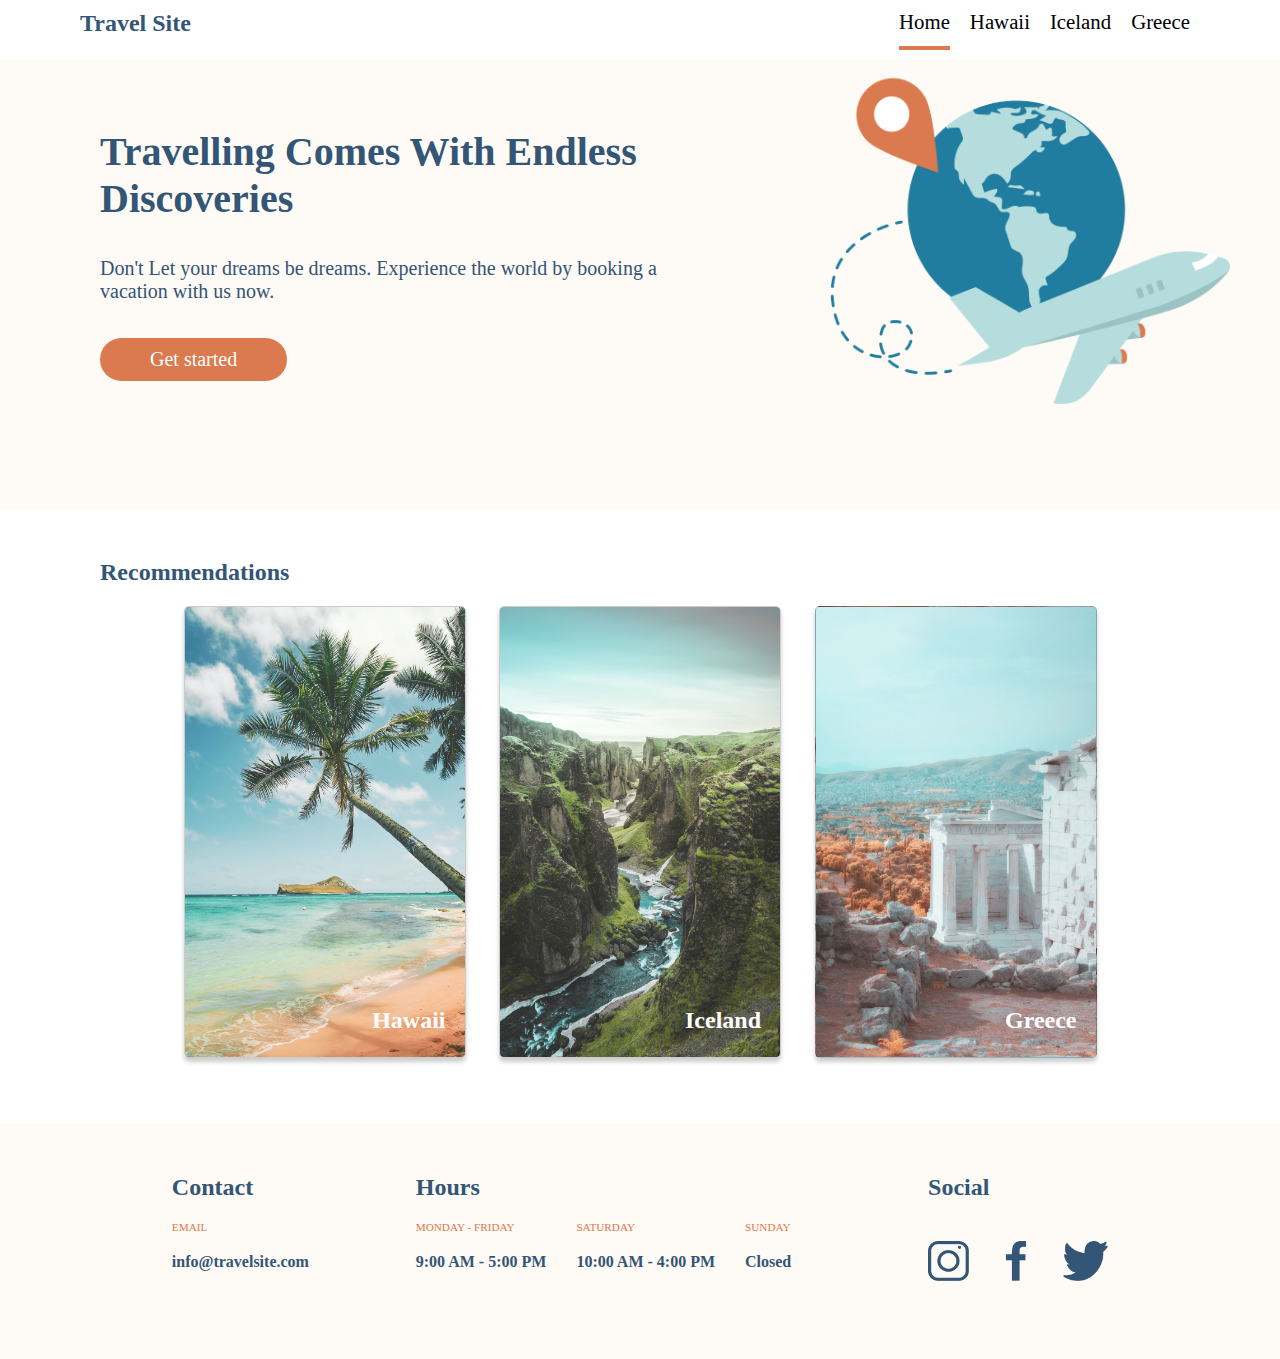
<file: index.html>
<!DOCTYPE html>
<html lang="en">
<head>
    <title>Travelsite - Home</title>
    <link rel="stylesheet" href="./css/main.css">
    <link rel="stylesheet" href="./css/global.css">
</head>
<body>
<header>
    <nav class="travelsite__header--primary">
        <ul class="travelsite__header-text">
            <li class="travelsite__title"><a class=travelsite__header--logo href="./index.html">Travel Site</a></li>
            <li class="travelsite__header-spacing--underlined"><a class= travelsite__header-textcolor href="./index.html">Home</a></li>
            <li class="travelsite__header-spacing"><a class= travelsite__header-textcolor href="./pages/hawaii.html">Hawaii</a></li>
            <li class="travelsite__header-spacing"><a class= travelsite__header-textcolor href="./pages/iceland.html">Iceland</a></li>
            <li class="travelsite__header-spacing"><a class= travelsite__header-textcolor href="./pages/greece.html">Greece</a></li>
        </ul>
    </nav>
</header>
<div class="travelsite__body--main">
    <div class="travelsite__body--text">
    <h1 class="travelsite__body--header">Travelling Comes With Endless Discoveries</h1>
        <p class="travelsite__body--paragraph">Don't Let your dreams be dreams. Experience the world by booking a vacation with us now.</p>
        <form>
            <button class="travelsite__body--button" type="submit">Get started</button>
        </form>
    </div>
    <div class="travelsite__body--hero">
        <img class="hero-image" src="./assets/hero.png" alt="travelsite-hero">
    </div>
</div>
<div class="travelsite__card--relative">
    <h1 class="travelsite__recommendations--header">Recommendations</h1>
    <div class="travelsite__recommendations--cards">
        <div class="travelsite__card">
            <a href="pages/hawaii.html"><img class="travelsite__cardstyle--hawaii" src="./assets/hawaii.jpg" alt="travel-hawaii"></a>
            <div class="travelsite__cardstyle--text"><a class="travelsite__link--normal" href="./pages/hawaii.html">Hawaii</div></a>
        </div>
        <div class="travelsite__card">
            <a href="pages/iceland.html"><img class="travelsite__cardstyle--iceland" src="./assets/iceland.jpg" alt="travel-iceland"></a>
            <div class="travelsite__cardstyle--text"><a class="travelsite__link--normal" href="./pages/iceland.html">Iceland</div></a>
        </div>
        <div class="travelsite__card">
            <a href="pages/greece.html"><img class="travelsite__cardstyle--greece" src="./assets/greece.jpg" alt="travel-greece"></a>
            <div class="travelsite__cardstyle--text"><a class="travelsite__link--normal" href="./pages/greece.html">Greece</div></a>
        </div>
    </div>
</div>
</body>
<footer>
    <div class="travelsite__footer">
        <div>
            <h1 class="travelsite__footer--head">Contact</h1>
            <h2 class="travelsite__footer--subhead">EMAIL</h2>
            <p class="travelsite__footer--text">info@travelsite.com</p>
        </div>
        <div>
            <h1 class="travelsite__footer--head">Hours</h1>
            <div class="travelsite__footer--hours">
                <div class="travelsite__footer--subhead">MONDAY - FRIDAY
                <p class="travelsite__footer--text-time">9:00 AM - 5:00 PM</p>
                </div>
                <div class="travelsite__footer--subhead">SATURDAY
                    <p class="travelsite__footer--text-time">10:00 AM - 4:00 PM</p>
                </div>
                <div class="travelsite__footer--subhead">SUNDAY
                    <p class="travelsite__footer--text-time">Closed</p>
                </div>
            </div>
        </div>
        <div>
            <h1 class="travelsite__footer--head">Social</h1>
                <div class="travelsite__footer--icons">
                    <img src="./assets/icon-instagram.png" alt="instagram-icon">
                    <img src="./assets/icon-facebook.png" alt="facebook-icon">
                    <img src="./assets/icon-twitter.png" alt="twitter-icon">
                </div>
        </div>
    </div>
</footer>
</body>
</html>
</file>
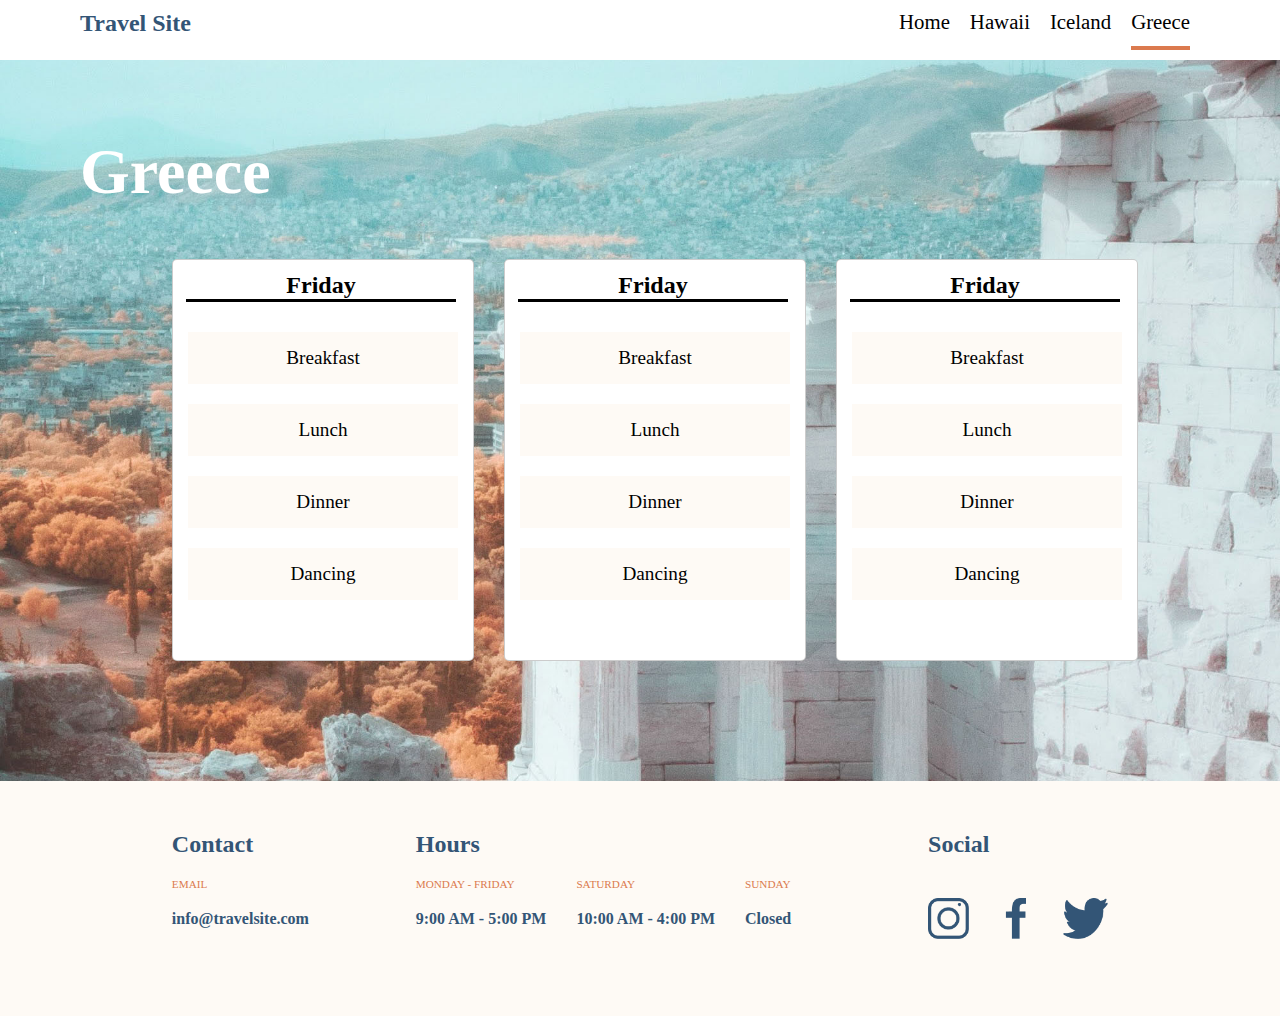
<file: pages/greece.html>
<!DOCTYPE html>
<html lang="en">
<head>
    <title>Greece</title>
    <link rel="stylesheet" href="../css/destinations.css">
    <link rel="stylesheet" href="../css/global.css">
</head>
<header>
    <nav class="travelsite__header--primary">
        <ul class="travelsite__header-text">
            <li class="travelsite__title"><a class=travelsite__header--logo href="../index.html">Travel Site</a></li>
            <li class="travelsite__header-spacing"><a class= travelsite__header-textcolor href="../index.html">Home</a></li>
            <li class="travelsite__header-spacing"><a class= travelsite__header-textcolor href="./hawaii.html">Hawaii</a></li>
            <li class="travelsite__header-spacing"><a class= travelsite__header-textcolor href="./iceland.html">Iceland</a></li>
            <li class="travelsite__header-spacing--underlined"><a class= travelsite__header-textcolor href="./greece.html">Greece</a></li>
        </ul>
    </nav>
</header>
<div class="travelsite__background--greece">
    <h1 class="travelsite__title--main">Greece</h1>
    <div class="travelsite__recommendations--cards">
        <div class="travelsite__cardstyle">
            <ul class="travelsite__list-style">
                <li class="travelsite__card--title">Friday</li>
                <li class="travelsite__card--text">Breakfast</li>
                <li class="travelsite__card--text">Lunch</li>
                <li class="travelsite__card--text">Dinner</li>
                <li class="travelsite__card--text">Dancing</li>
            </ul>
        </div>
        <div class="travelsite__cardstyle">
            <ul class="travelsite__list-style">
                <li class="travelsite__card--title">Friday</li>
                <li class="travelsite__card--text">Breakfast</li>
                <li class="travelsite__card--text">Lunch</li>
                <li class="travelsite__card--text">Dinner</li>
                <li class="travelsite__card--text">Dancing</li>
            </ul>
        </div>
        <div class="travelsite__cardstyle">
            <ul class="travelsite__list-style">
                <li class="travelsite__card--title">Friday</li>
                <li class="travelsite__card--text">Breakfast</li>
                <li class="travelsite__card--text">Lunch</li>
                <li class="travelsite__card--text">Dinner</li>
                <li class="travelsite__card--text">Dancing</li>
            </ul>
        </div>
    </div>
</div>
<footer>
    <div class="travelsite__footer">
        <div>
            <h1 class="travelsite__footer--head">Contact</h1>
            <h2 class="travelsite__footer--subhead">EMAIL</h2>
            <p class="travelsite__footer--text">info@travelsite.com</p>
        </div>
        <div>
            <h1 class="travelsite__footer--head">Hours</h1>
            <div class="travelsite__footer--hours">
                <div class="travelsite__footer--subhead">MONDAY - FRIDAY
                <p class="travelsite__footer--text-time">9:00 AM - 5:00 PM</p>
                </div>
                <div class="travelsite__footer--subhead">SATURDAY
                    <p class="travelsite__footer--text-time">10:00 AM - 4:00 PM</p>
                </div>
                <div class="travelsite__footer--subhead">SUNDAY
                    <p class="travelsite__footer--text-time">Closed</p>
                </div>
            </div>
        </div>
        <div>
            <h1 class="travelsite__footer--head">Social</h1>
                <div class="travelsite__footer--icons">
                    <img src="../assets/icon-instagram.png" alt="instagram-icon">
                    <img src="../assets/icon-facebook.png" alt="facebook-icon">
                    <img src="../assets/icon-twitter.png" alt="twitter-icon">
                </div>
        </div>
    </div>
</footer>
</file>
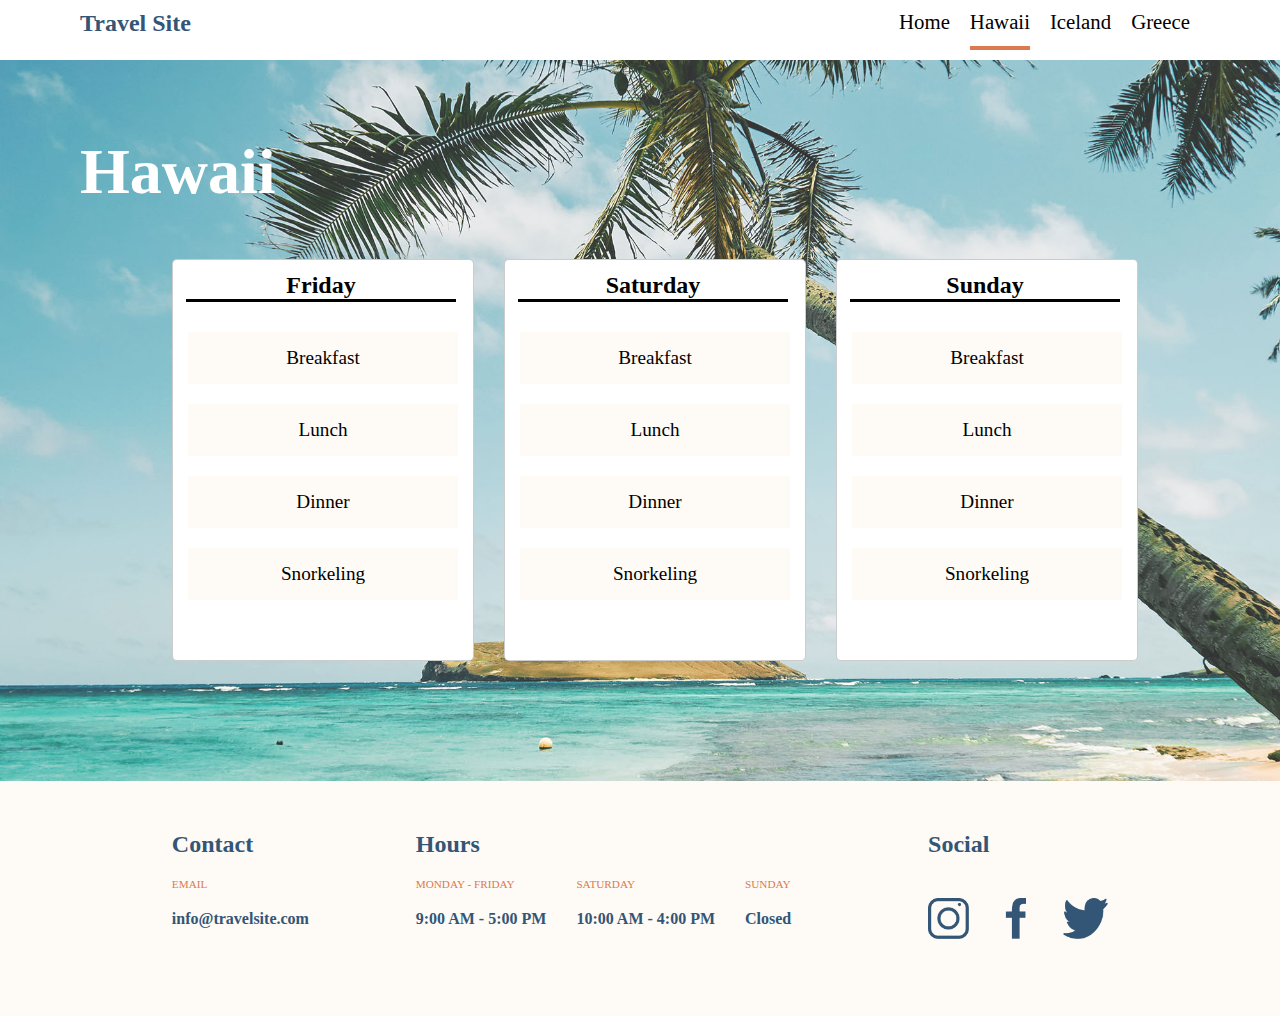
<file: pages/hawaii.html>
<!DOCTYPE html>
<html lang="en">
<head>
    <title>Hawaii</title>
    <link rel="stylesheet" href="../css/destinations.css">
    <link rel="stylesheet" href="../css/global.css">
</head>
<header>
    <nav class="travelsite__header--primary">
        <ul class="travelsite__header-text">
            <li class="travelsite__title"><a class=travelsite__header--logo href="../index.html">Travel Site</a></li>
            <li class="travelsite__header-spacing"><a class= travelsite__header-textcolor href="../index.html">Home</a></li>
            <li class="travelsite__header-spacing--underlined"><a class= travelsite__header-textcolor href="./hawaii.html">Hawaii</a></li>
            <li class="travelsite__header-spacing"><a class= travelsite__header-textcolor href="./iceland.html">Iceland</a></li>
            <li class="travelsite__header-spacing"><a class= travelsite__header-textcolor href="./greece.html">Greece</a></li>
        </ul>
    </nav>
</header>
<div class="travelsite__background--hawaii">
    <h1 class="travelsite__title--main">Hawaii</h1>
    <div class="travelsite__recommendations--cards">
        <div class="travelsite__cardstyle">
            <ul class="travelsite__list-style">
                <li class="travelsite__card--title">Friday</li>
                <li class="travelsite__card--text">Breakfast</li>
                <li class="travelsite__card--text">Lunch</li>
                <li class="travelsite__card--text">Dinner</li>
                <li class="travelsite__card--text">Snorkeling</li>
            </ul>
        </div>
        <div class="travelsite__cardstyle">
            <ul class="travelsite__list-style">
                <li class="travelsite__card--title">Saturday</li>
                <li class="travelsite__card--text">Breakfast</li>
                <li class="travelsite__card--text">Lunch</li>
                <li class="travelsite__card--text">Dinner</li>
                <li class="travelsite__card--text">Snorkeling</li>
            </ul>
        </div>
        <div class="travelsite__cardstyle">
            <ul class="travelsite__list-style">
                <li class="travelsite__card--title">Sunday</li>
                <li class="travelsite__card--text">Breakfast</li>
                <li class="travelsite__card--text">Lunch</li>
                <li class="travelsite__card--text">Dinner</li>
                <li class="travelsite__card--text">Snorkeling</li>
            </ul>
        </div>
    </div>
</div>
<footer>
    <div class="travelsite__footer">
        <div>
            <h1 class="travelsite__footer--head">Contact</h1>
            <h2 class="travelsite__footer--subhead">EMAIL</h2>
            <p class="travelsite__footer--text">info@travelsite.com</p>
        </div>
        <div>
            <h1 class="travelsite__footer--head">Hours</h1>
            <div class="travelsite__footer--hours">
                <div class="travelsite__footer--subhead">MONDAY - FRIDAY
                <p class="travelsite__footer--text-time">9:00 AM - 5:00 PM</p>
                </div>
                <div class="travelsite__footer--subhead">SATURDAY
                    <p class="travelsite__footer--text-time">10:00 AM - 4:00 PM</p>
                </div>
                <div class="travelsite__footer--subhead">SUNDAY
                    <p class="travelsite__footer--text-time">Closed</p>
                </div>
            </div>
        </div>
        <div>
            <h1 class="travelsite__footer--head">Social</h1>
                <div class="travelsite__footer--icons">
                    <img src="../assets/icon-instagram.png" alt="instagram-icon">
                    <img src="../assets/icon-facebook.png" alt="facebook-icon">
                    <img src="../assets/icon-twitter.png" alt="twitter-icon">
                </div>
        </div>
    </div>
</footer>
</file>
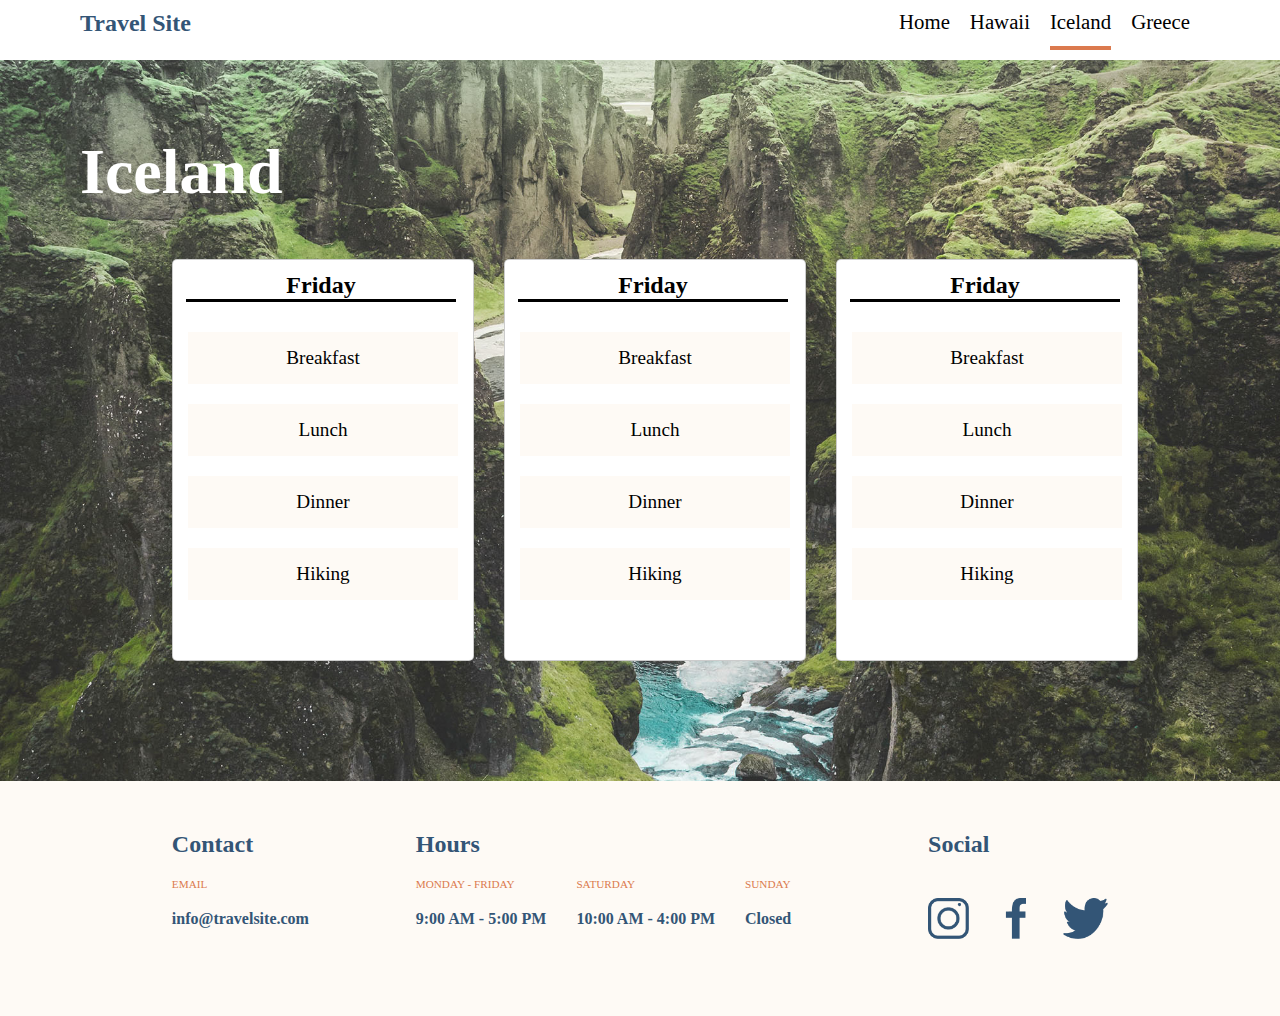
<file: pages/iceland.html>
<!DOCTYPE html>
<html lang="en">
<head>
    <title>Iceland</title>
    <link rel="stylesheet" href="../css/destinations.css">
    <link rel="stylesheet" href="../css/global.css">
</head>
<header>
    <nav class="travelsite__header--primary">
        <ul class="travelsite__header-text">
            <li class="travelsite__title"><a class=travelsite__header--logo href="../index.html">Travel Site</a></li>
            <li class="travelsite__header-spacing"><a class= travelsite__header-textcolor href="../index.html">Home</a></li>
            <li class="travelsite__header-spacing"><a class= travelsite__header-textcolor href="./hawaii.html">Hawaii</a></li>
            <li class="travelsite__header-spacing--underlined"><a class= travelsite__header-textcolor href="./iceland.html">Iceland</a></li>
            <li class="travelsite__header-spacing"><a class= travelsite__header-textcolor href="./greece.html">Greece</a></li>
        </ul>
    </nav>
</header>
<div class="travelsite__background--iceland">
    <h1 class="travelsite__title--main">Iceland</h1>
    <div class="travelsite__recommendations--cards">
        <div class="travelsite__cardstyle">
            <ul class="travelsite__list-style">
                <li class="travelsite__card--title">Friday</li>
                <li class="travelsite__card--text">Breakfast</li>
                <li class="travelsite__card--text">Lunch</li>
                <li class="travelsite__card--text">Dinner</li>
                <li class="travelsite__card--text">Hiking</li>
            </ul>
        </div>
        <div class="travelsite__cardstyle">
            <ul class="travelsite__list-style">
                <li class="travelsite__card--title">Friday</li>
                <li class="travelsite__card--text">Breakfast</li>
                <li class="travelsite__card--text">Lunch</li>
                <li class="travelsite__card--text">Dinner</li>
                <li class="travelsite__card--text">Hiking</li>
            </ul>
        </div>
        <div class="travelsite__cardstyle">
            <ul class="travelsite__list-style">
                <li class="travelsite__card--title">Friday</li>
                <li class="travelsite__card--text">Breakfast</li>
                <li class="travelsite__card--text">Lunch</li>
                <li class="travelsite__card--text">Dinner</li>
                <li class="travelsite__card--text">Hiking</li>
            </ul>
        </div>
    </div>
</div>
<footer>
    <div class="travelsite__footer">
        <div>
            <h1 class="travelsite__footer--head">Contact</h1>
            <h2 class="travelsite__footer--subhead">EMAIL</h2>
            <p class="travelsite__footer--text">info@travelsite.com</p>
        </div>
        <div>
            <h1 class="travelsite__footer--head">Hours</h1>
            <div class="travelsite__footer--hours">
                <div class="travelsite__footer--subhead">MONDAY - FRIDAY
                <p class="travelsite__footer--text-time">9:00 AM - 5:00 PM</p>
                </div>
                <div class="travelsite__footer--subhead">SATURDAY
                    <p class="travelsite__footer--text-time">10:00 AM - 4:00 PM</p>
                </div>
                <div class="travelsite__footer--subhead">SUNDAY
                    <p class="travelsite__footer--text-time">Closed</p>
                </div>
            </div>
        </div>
        <div>
            <h1 class="travelsite__footer--head">Social</h1>
                <div class="travelsite__footer--icons">
                    <img src="../assets/icon-instagram.png" alt="instagram-icon">
                    <img src="../assets/icon-facebook.png" alt="facebook-icon">
                    <img src="../assets/icon-twitter.png" alt="twitter-icon">
                </div>
        </div>
    </div>
</footer>
</file>
<file: css/main.css>
* {
    font-family: Verdana;
    margin: 0;
    padding: 0;
}

.travelsite__header--primary {
    position: fixed;
    top: 0;
    width: 100%;
}

.travelsite__header-text {
    list-style-type: none;
    display: flex;
    justify-content: flex-end;
    font-size: 1.3rem;
    padding: 10px 80px;
    background-color: #FFFFFF;
}

.travelsite__title {
    margin-right: auto;
    font-weight: bold;
    color: #335576;
    font-size: 1.5rem;
}

.travelsite__header-spacing {
    margin: 0 10px;
}

.travelsite__header-spacing--underlined {
    margin: 0 10px;
}
 
.travelsite__header-textcolor {
    color: black;
    text-decoration: none;
}

.travelsite__header--logo {
    color: #335576;
    text-decoration: none;
}

.travelsite__body--main {
    background-color: #FEFAF5;
    display: flex;
    align-items: center;
}

.travelsite__body--text {
    width: 1000px;
    padding-left: 100px;
}

.travelsite__body--hero {
    margin-bottom: 100px;
    margin-top: 70px;
    padding-left: 100px;
}

.hero-image {
    width: 400px;
    height: auto;
    padding-right: 50px;
}

.travelsite__body--button {
    color: white;
    border-radius: 30px;
    padding: 10px 50px;
    border-style: none;
    background-color: #DB7A4E;
    font-size: 20px;
}

.travelsite__body--header {
    font-size: 40px;
    font-style: bold;
    color: #335576;
}

.travelsite__body--paragraph {
    color: #335576;
    font-size: 20px;
    width: 600px;
    padding-top: 35px;
    padding-bottom: 35px;
}

.travelsite__recommendations--header {
    font-weight: bold;
    color: #335576;
    background-color: #FFFFFF;
    font-size: 1.5rem;
    margin-top: 50px;
    margin-left: 100px;
    margin-bottom: 20px;
}

.travelsite__recommendations--cards {
    display: flex;
    justify-content: space-evenly;
    color: white;
    font-weight: bold;
    font-size: 1.5rem;
    align-items: center;
    margin-left: 150px;
    margin-right: 150px;
    margin-bottom: 60px;
}

.travelsite__cardstyle--hawaii {
    border-radius: 5px;
    border: 1px solid rgba(0, 0, 0, .2);
    box-shadow: 0px 4px 4px rgba(0,0,0,0.2);
    background-size: cover;
    width: 280px;
    height: 450px;
}

.travelsite__card {
    position: relative;
}

.travelsite__cardstyle--text {
    position: absolute;
    bottom: 30px;
    right: 20px;
}

.travelsite__cardstyle--iceland {
    border-radius: 5px;
    border: 1px solid rgba(0, 0, 0, .2);
    box-shadow: 0px 4px 4px rgba(0,0,0,0.2);
    background-size: cover;
    width: 280px;
    height: 450px;
}

.travelsite__cardstyle--greece {
    border-radius: 5px;
    border: 1px solid rgba(0, 0, 0, .2);
    box-shadow: 0px 4px 4px rgba(0,0,0,0.2);
    background-image: url(../assets/greece.jpg);
    background-size: cover;
    width: 280px;
    height: 450px;
}

.travelsite__card--relative {
    position: relative;
}

.travelsite__footer {
    background-color: #FEFAF5;
    display: flex;
    justify-content: space-evenly;
    padding: 50px 65px;
}

.travelsite__footer--hours {
    display: flex;
}

.travelsite__footer--icons {
    display: flex;
    height: 30%;
    width: auto;
    padding-top: 40px;
    justify-content: space-between;
}

.travelsite__footer--head {
    font-weight: bold;
    font-size: 1.5rem;
    color:#335576;
}

.travelsite__footer--subhead {
    font-size: 0.7rem;
    font-weight: normal;
    color:#DB7A4E;
    padding-top: 20px;
    padding-bottom: 20px;
    padding-right: 30px;
}

.travelsite__footer--text-time {
    font-size: 1rem;
    color:#335576;
    font-weight: bold;
    padding-top: 20px;
}

.travelsite__footer--text {
    font-size: 1rem;
    color:#335576;
    font-weight: bold;
}

.travelsite__link--normal {
    text-decoration: none;
    color: white;
}
</file>
<file: css/global.css>
.travelsite__header-spacing--underlined {
    border-bottom: 4px solid #DB7A4E;
    padding-bottom: 12px;
}
</file>
<file: css/destinations.css>
* {
    font-family: Verdana;
    margin: 0;
    padding: 0;
}

body {
    padding-top: 55px;
}  

.travelsite__header--primary {
    position: fixed;
    top: 0;
    width: 100%;
    overflow: hidden;
}

.travelsite__header-text {
    list-style-type: none;
    display: flex;
    justify-content: flex-end;
    font-size: 1.3rem;
    padding: 10px 80px;
    background-color: #FFFFFF;
}

.travelsite__title {
    margin-right: auto;
    font-weight: bold;
    color: #335576;
    font-size: 1.5rem;
}

.travelsite__header--logo {
    color: #335576;
    text-decoration: none;
}

.travelsite__header-spacing {
    margin: 0 10px;
}

.travelsite__header-spacing--underlined {
    margin: 0 10px;
}

.travelsite__header-textcolor {
    color: black;
    text-decoration: none;
}

.travelsite__footer {
    background-color: #FEFAF5;
    display: flex;
    justify-content: space-evenly;
    padding: 50px 65px;
}

.travelsite__footer--hours {
    display: flex;
}

.travelsite__footer--icons {
    display: flex;
    height: 30%;
    width: auto;
    padding-top: 40px;
    justify-content: space-between;
}

.travelsite__footer--head {
    font-weight: bold;
    font-size: 1.5rem;
    color:#335576;
}

.travelsite__footer--subhead {
    font-size: 0.7rem;
    font-weight: normal;
    color:#DB7A4E;
    padding-top: 20px;
    padding-bottom: 20px;
    padding-right: 30px;
}

.travelsite__footer--text-time {
    font-size: 1rem;
    color:#335576;
    font-weight: bold;
    padding-top: 20px;
}

.travelsite__footer--text {
    font-size: 1rem;
    color:#335576;
    font-weight: bold;
}

.travelsite__recommendations--cards {
    display: flex;
    justify-content: center;
} 

.travelsite__cardstyle {
    border-radius: 5px;
    border: 1px solid rgba(0, 0, 0, .2);
    background-size: cover;
    width: 300px;
    height: 400px;
    text-align: center;
    background-color: white;
    margin-top: 50px;
    margin-bottom: 120px;
    margin-left: 30px;
}

.travelsite__title--main {
    color: white;
    font-size: 4rem;
    padding-top: 80px;
    margin-left: 80px;
}

.travelsite__background--hawaii {
    background-image: url(../assets/hawaii.jpg);
    background-position: 100%;
    background-size: cover;
}

.travelsite__background--iceland {
    background-image: url(../assets/iceland.jpg);
    background-position: 100%;
    background-size: cover;
}

.travelsite__background--greece {
    background-image: url(../assets/greece.jpg);
    background-position: 100%;
    background-size: cover;
}

.travelsite__card--title {
    font-size: 1.5rem;
    border-bottom: solid 3px black;
    width: 90%;
    margin-left: 13px;
    margin-top: 12px;
    margin-bottom: 30px;
    font-weight: bold;
}

.travelsite__card--text {
    background-color:#FEFAF5;
    font-size: 1.2rem;
    margin: 20px 15px;
    padding: 15px 
}

.travelsite__list-style {
    list-style: none;
}
</file>
